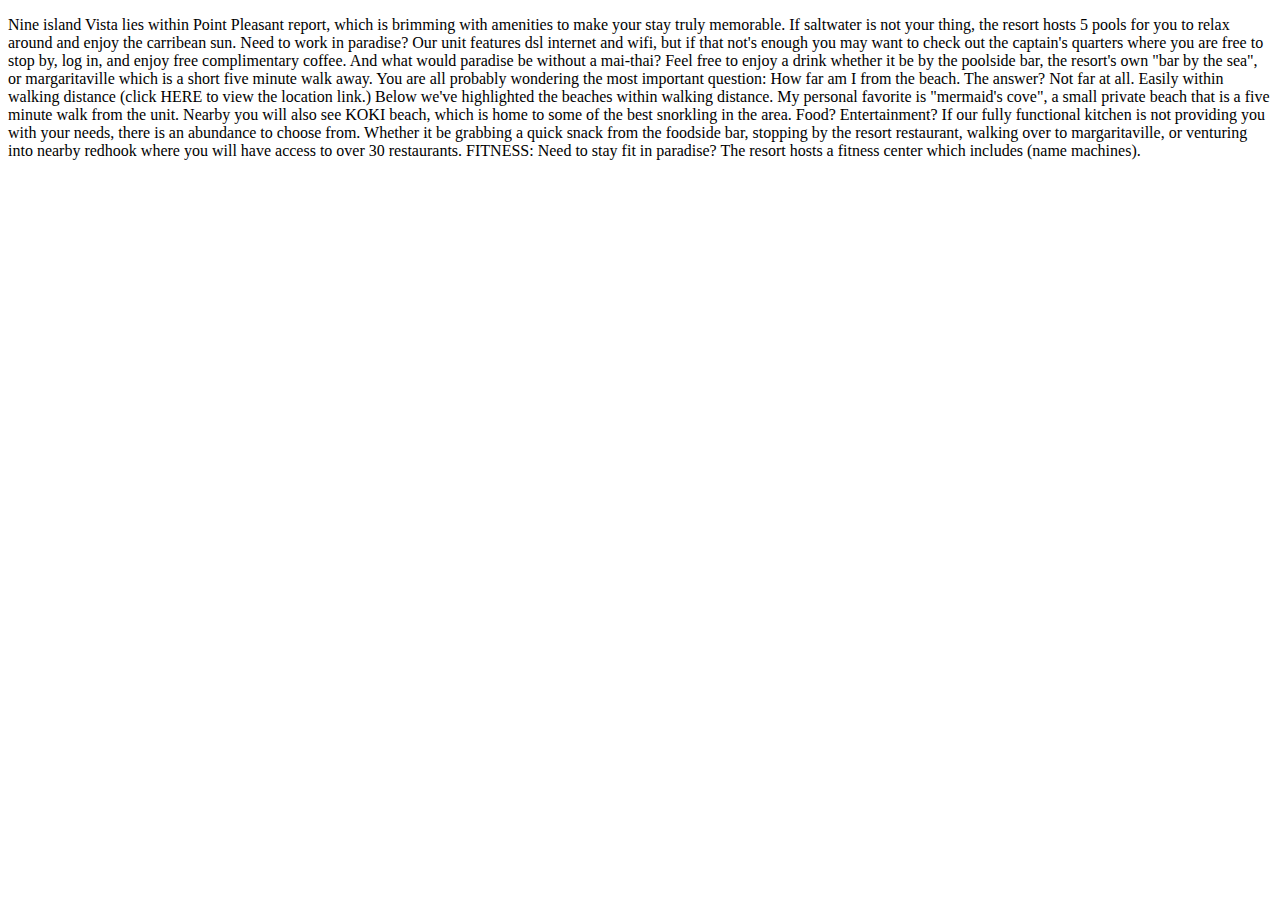
<file: 9islandvista/amenities.html>
<!DOCTYPE html>
<html lang="en">
<head>
    <meta charset="UTF-8">
    <meta http-equiv="X-UA-Compatible" content="IE=edge">
    <meta name="viewport" content="width=device-width, initial-scale=1.0">
    <title>Amenities</title>
</head>
<body>
<p> Nine island Vista lies within Point Pleasant report, which is brimming with amenities to make your stay truly memorable.
     If saltwater is not your thing, the resort hosts 5 pools for you to relax around and enjoy the carribean sun.
    Need to work in paradise?  Our unit features dsl internet and wifi, but if that not's enough you may want to check out the captain's quarters
    where you are free to stop by, log in, and enjoy free complimentary coffee.

    And what would paradise be without a mai-thai?  Feel free to enjoy a drink whether it be by the poolside bar, the resort's own "bar by the sea", or
    margaritaville which is a short five minute walk away.

    You are all probably wondering the most important question:  How far am I from the beach.  The answer?  Not far at all.  Easily within walking distance
    (click HERE to view the location link.)  Below we've highlighted the beaches within walking distance.  My personal favorite is "mermaid's cove",
     a small private beach that is a five minute walk from the unit.  Nearby you will also see KOKI beach, which is home to some of the best snorkling in the area.

     Food?  Entertainment?  If our fully functional kitchen is not providing you with your needs, there is an abundance to choose from.  Whether it be grabbing a quick
     snack from the foodside bar, stopping by the resort restaurant, walking over to margaritaville, or venturing into nearby redhook where you will have access to over
     30 restaurants.

     FITNESS:
     Need to stay fit in paradise?  The resort hosts a fitness center which includes (name machines).
</body>
</html>
</file>
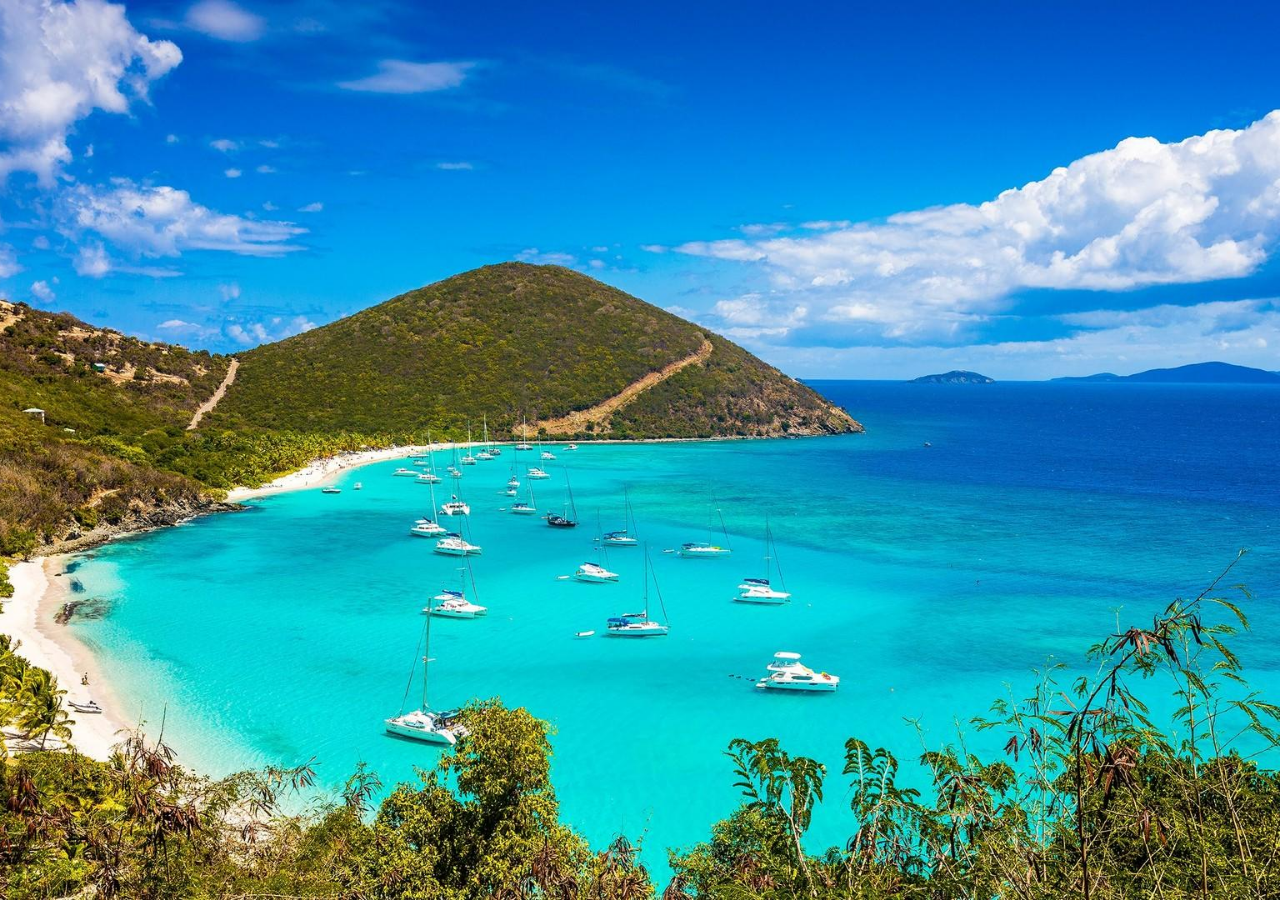
<file: 9islandvista/availability.html>
<!DOCTYPE html>
<html lang="en">
<head>
    <meta charset="UTF-8">
    <meta http-equiv="X-UA-Compatible" content="IE=edge">
    <meta name="viewport" content="width=device-width, initial-scale=1.0">
    <link href="./availability.css" rel="stylesheet">
    <title>Availability</title>


</head>
<body>
    
</body>
</html>
</file>
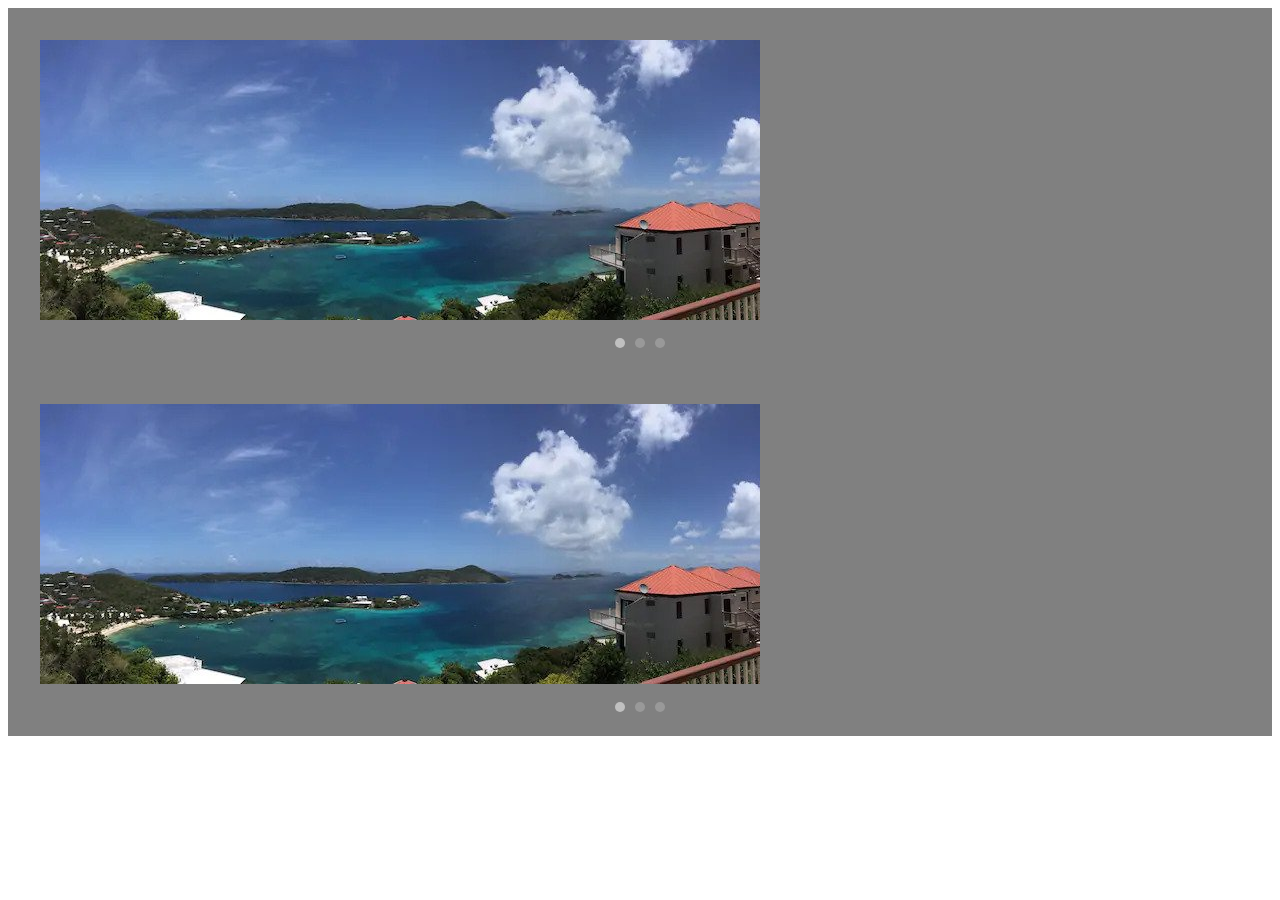
<file: 9islandvista/unit.html>
<!doctype html>
<html lang="en">
  <head>
    <link href="./unit.css" rel="stylesheet">
    <title>Hello, world!</title>
  </head>
  <body>

    <div class="carousel">
      <div class="carousel__item carousel__pic"><img src="./pictures/beautifulview.jpg"></div>
      <div class="carousel__item carousel__pic"><img src="./pictures/outthedeck.jpg"></div>
      <div class="carousel__item carousel__pic"><img src="./pictures/tvincorner.jpg"></div>
    </div>

    <div class="carousel">
      <div class="carousel__item carousel__pic"><img src="./pictures/beautifulview.jpg"></div>
      <div class="carousel__item carousel__pic"><img src="./pictures/outthedeck.jpg"></div>
      <div class="carousel__item carousel__pic"><img src="./pictures/tvincorner.jpg"></div>
    </div>
    <script src="./unit.js"></script>

  </body>
</html>
</file>
<file: 9islandvista/availability.css>
html {
    background: url("pictures/virginislandsbackground.jpg") no-repeat center center fixed;
    -webkit-background-size: cover;
    -moz-background-size: cover;
    -o-background-size: cover;
    background-size: cover;
    color: white;
  }


.body {








}
</file>
<file: 9islandvista/unit.css>
.carousel {
    position: relative;
    overflow: hidden;
  }

  .carousel__item {
    height: 300px;
    background: grey;
    padding: 1em;
    font-family: "Quicksand", sans-serif;
    font-weight: bold;
    font-size: 2em;
    color: #ffffff;
    display: none;
  }

  .carousel__item--selected {
    display: block;
  }

  .carousel__nav {
    width: 100%;
    padding: 20px 0;
    position: absolute;
    bottom: 0;
    left: 0;
    text-align: center;
  }

  .carousel__button {
    width: 10px;
    height: 10px;
    display: inline-block;
    background: rgba(255, 255, 255, 0.2);
    border-radius: 50%;
    margin: 0 5px;
    cursor: pointer;
  }

  .carousel__button--selected {
    background: rgba(255, 255, 255, 0.5);
  }

  .carouselPic  {
    /* for the picture size and stuff to edit */
  }
</file>
